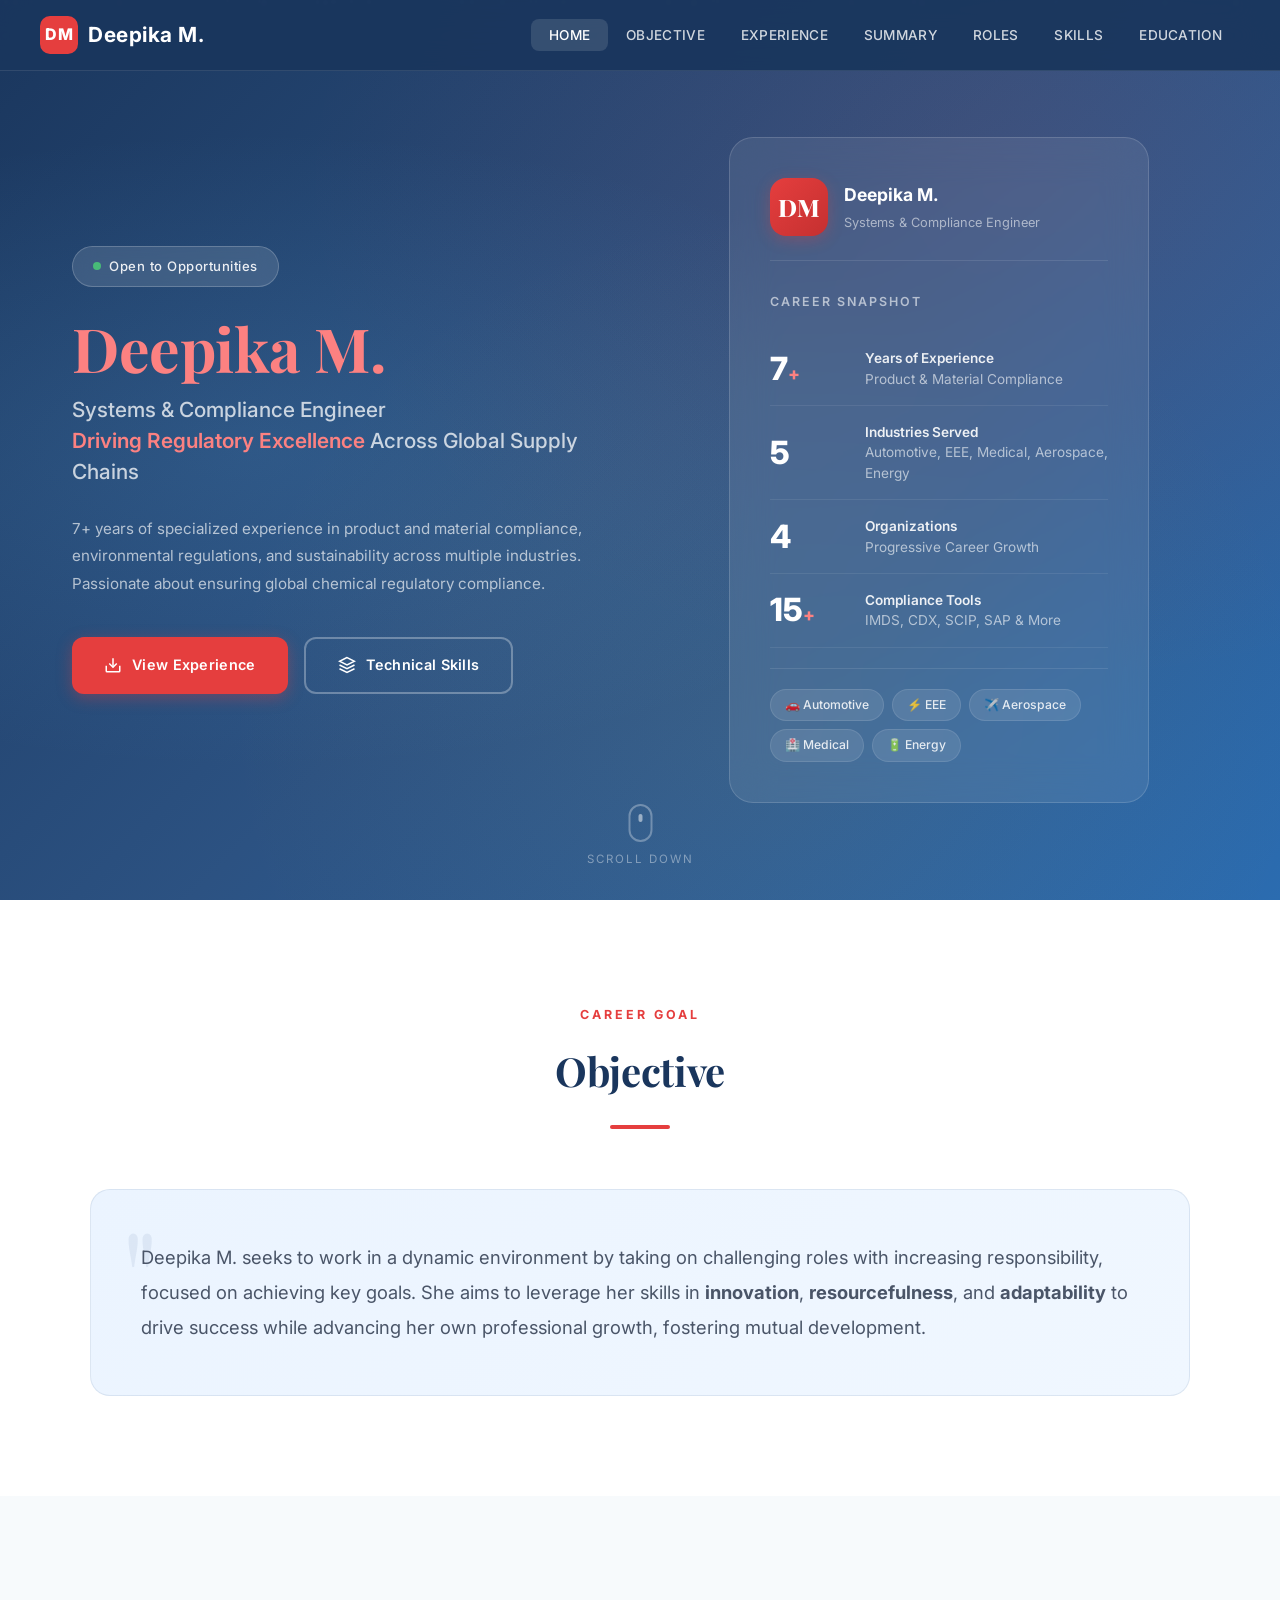
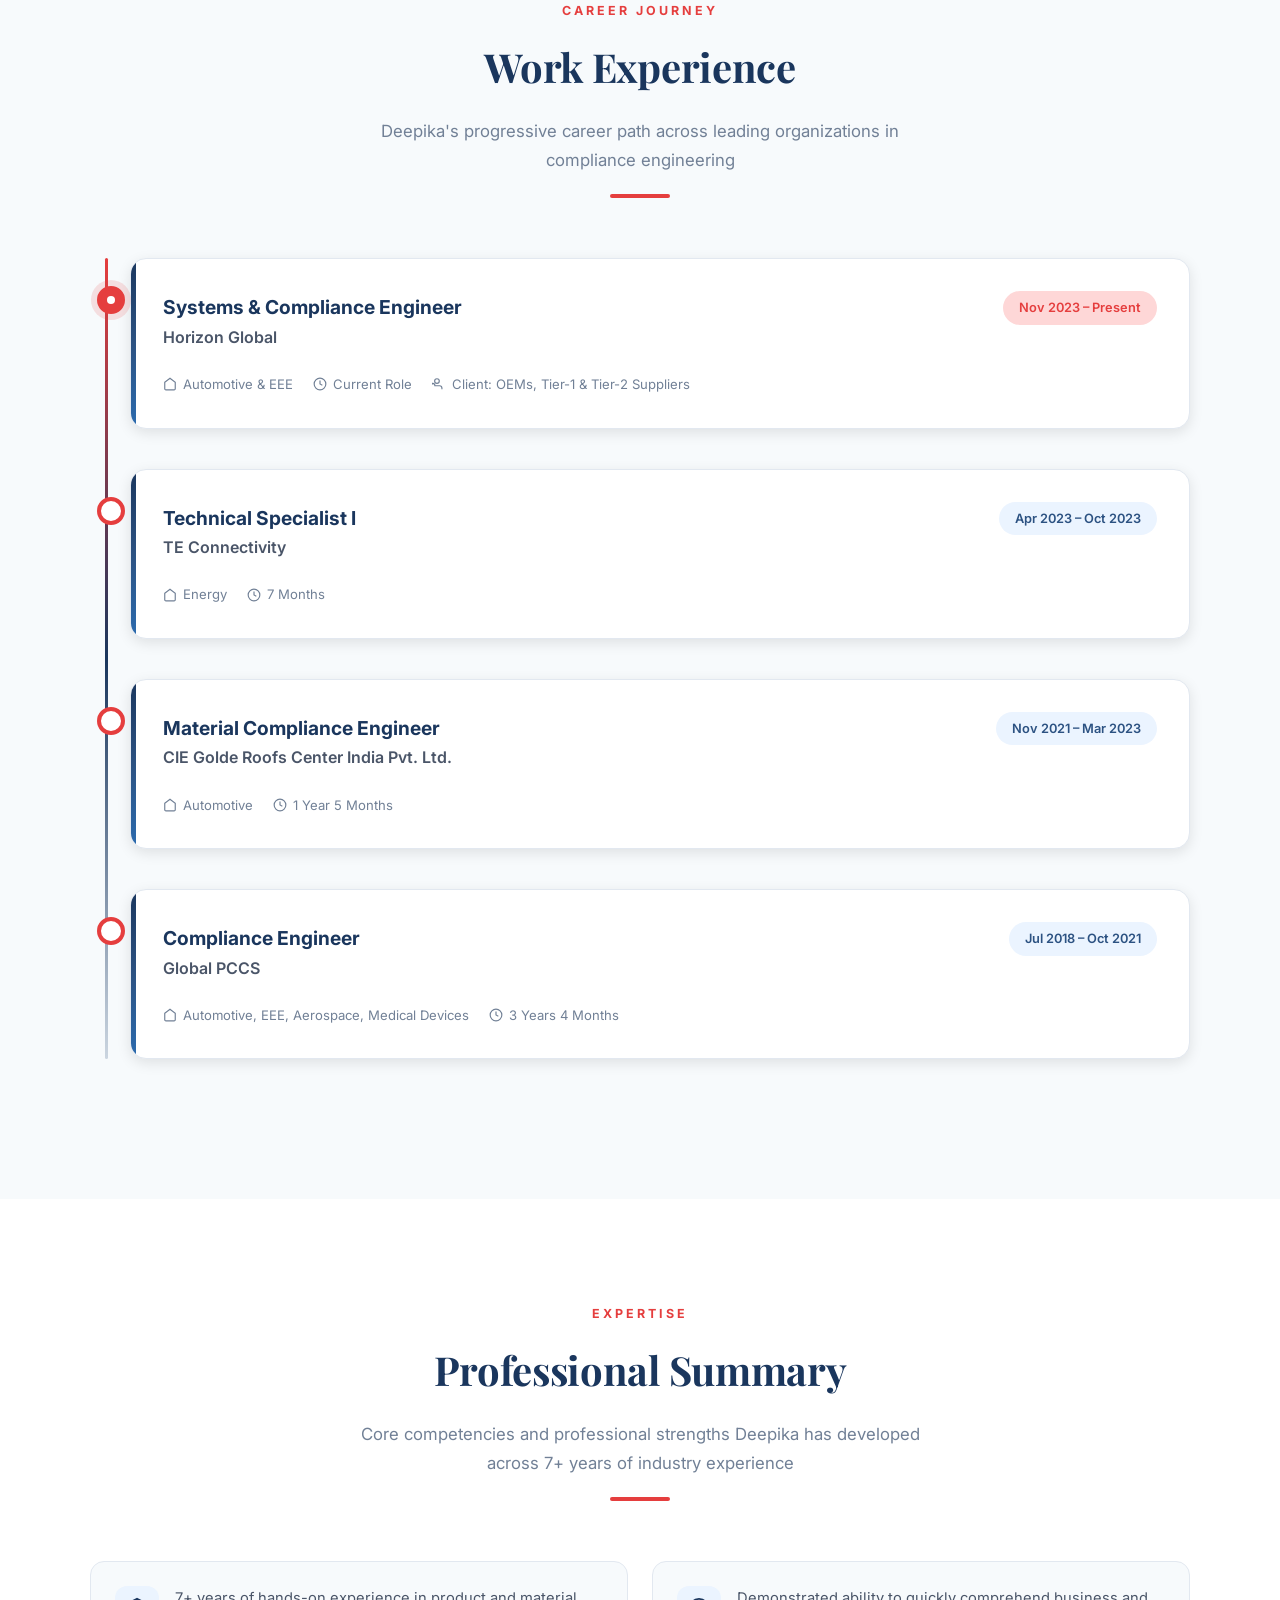
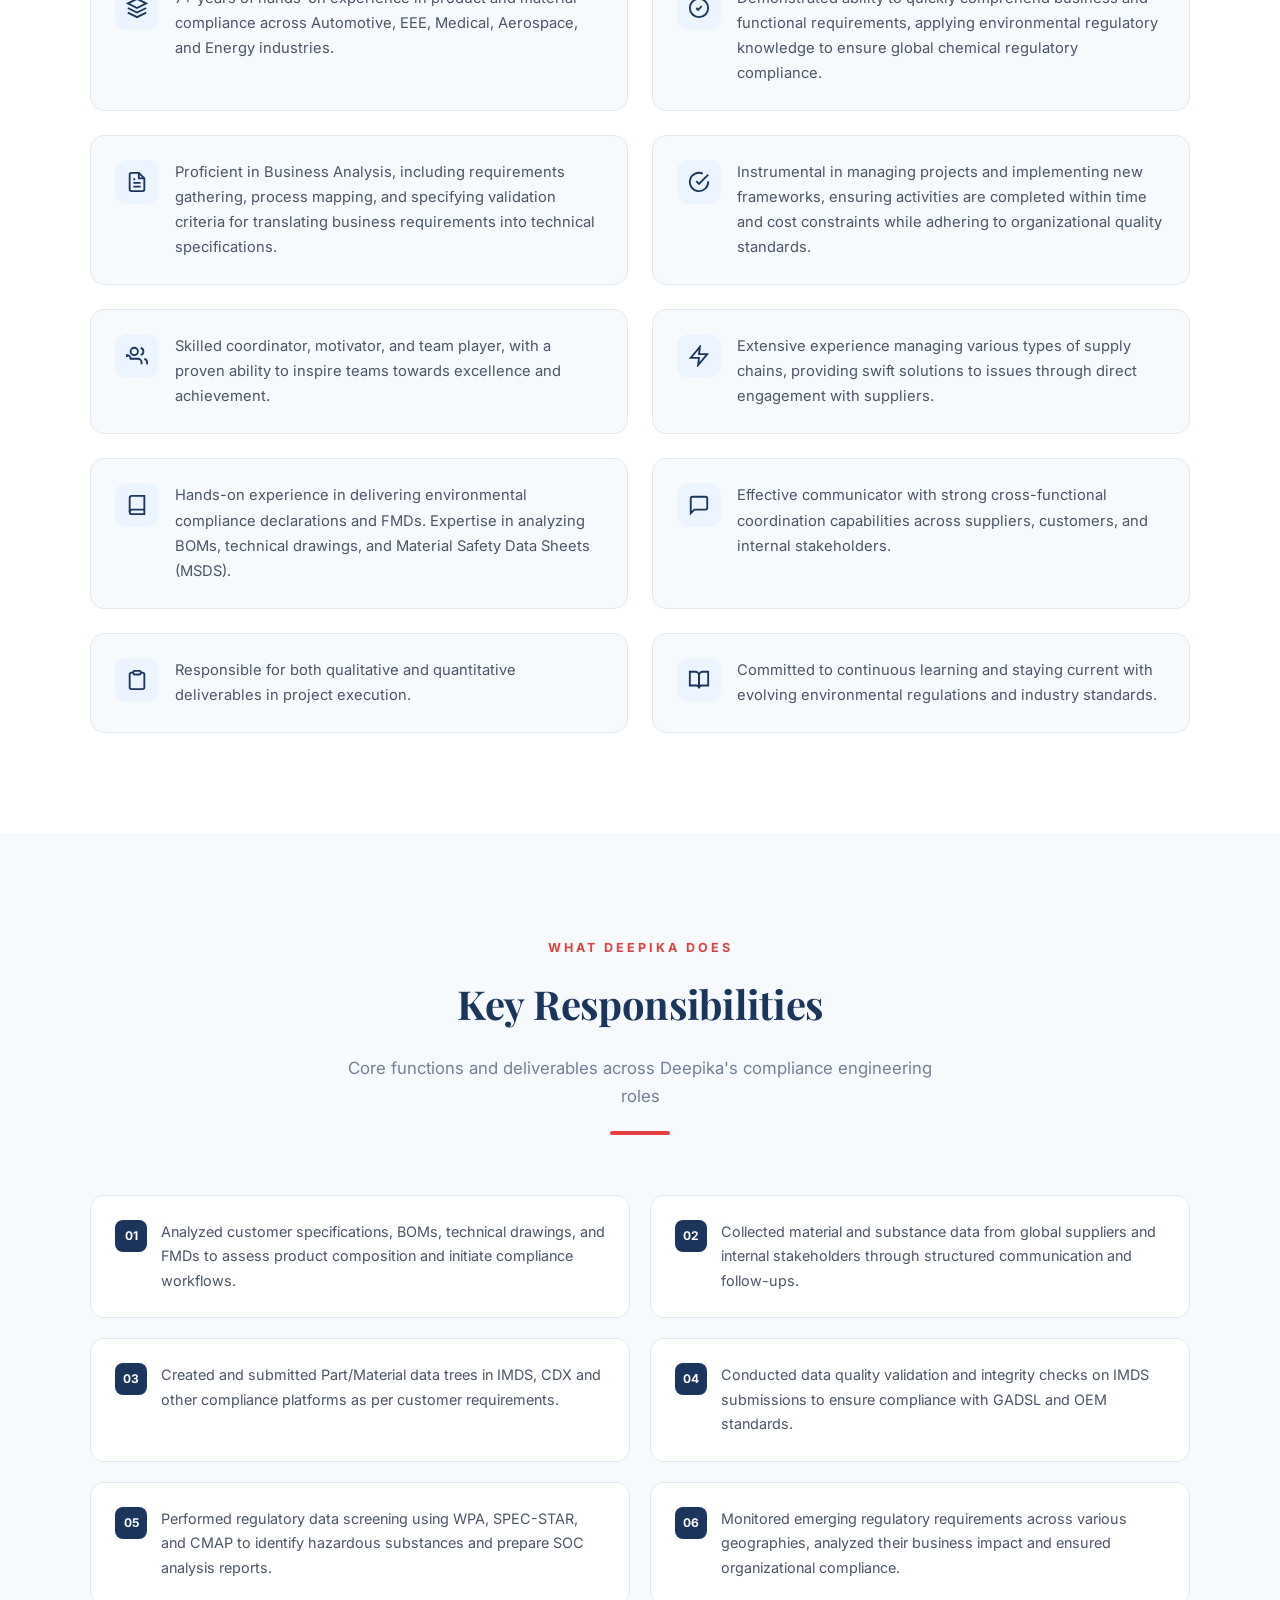
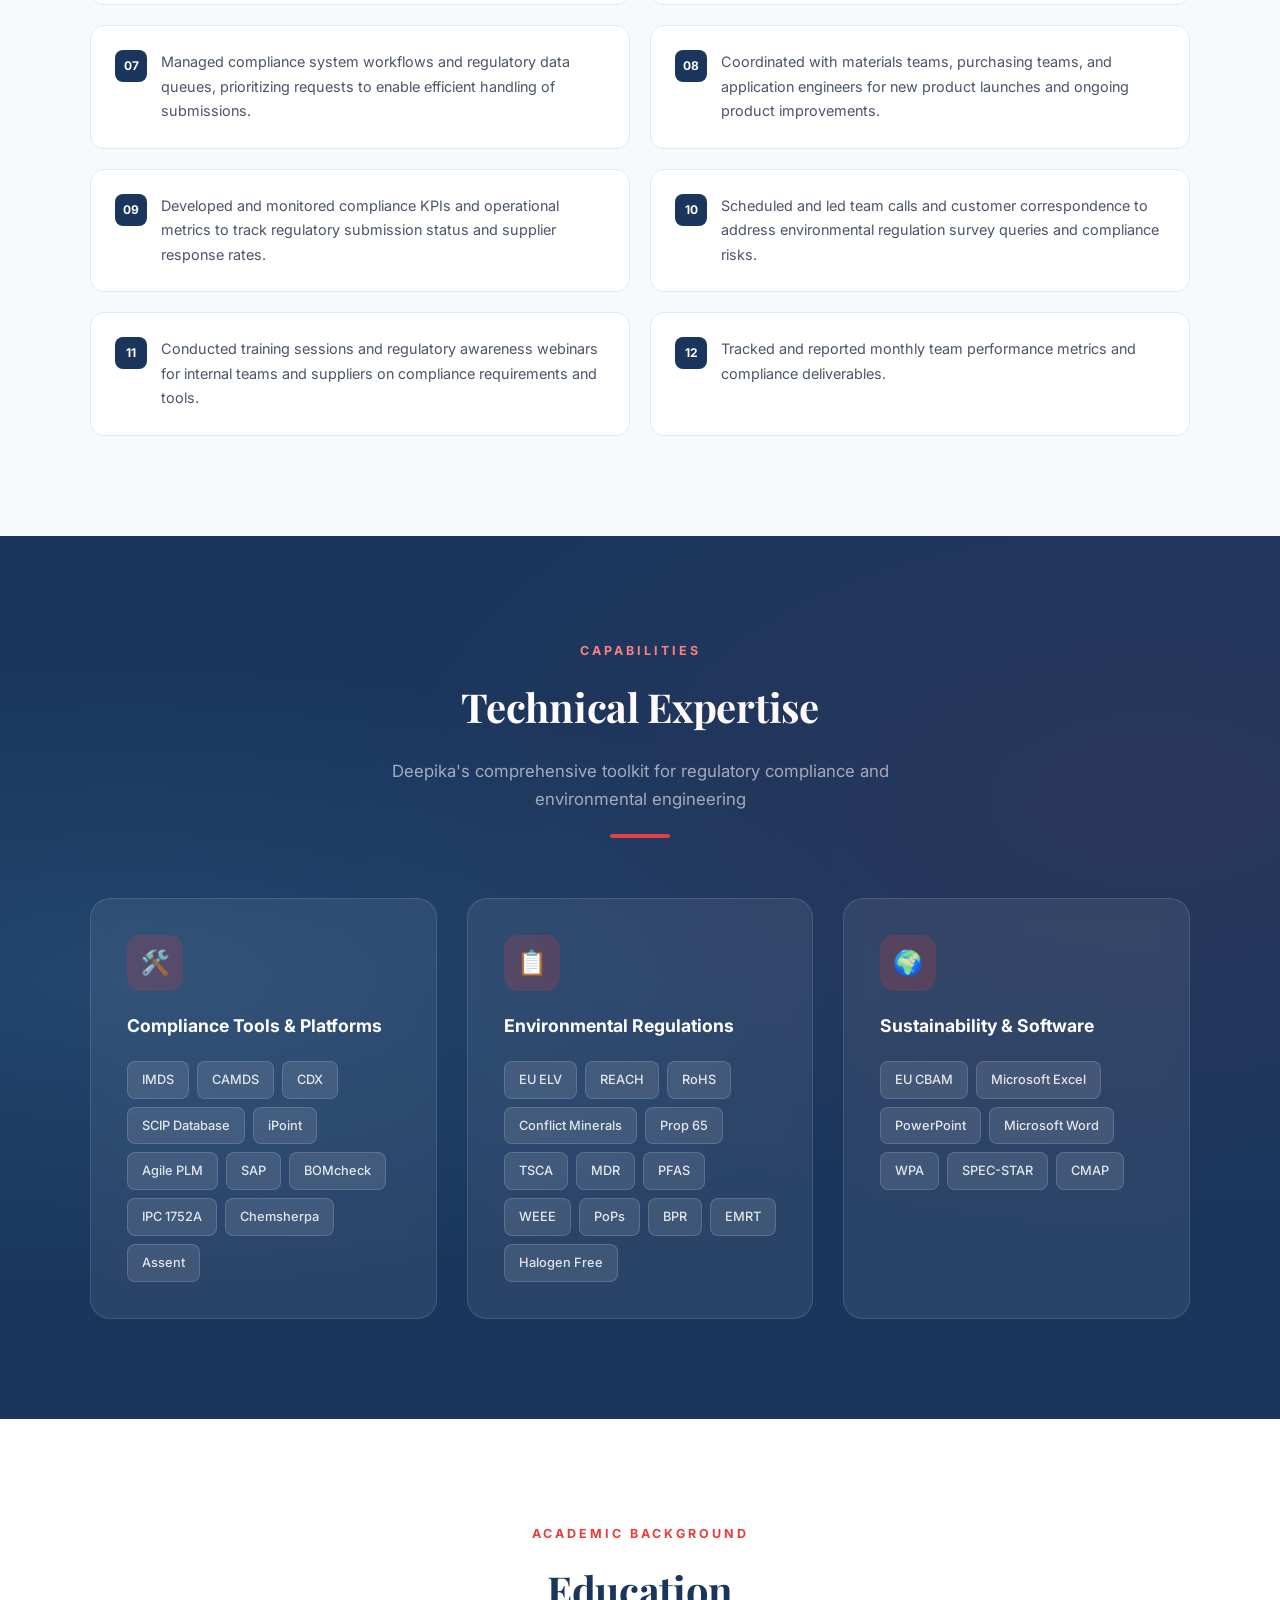
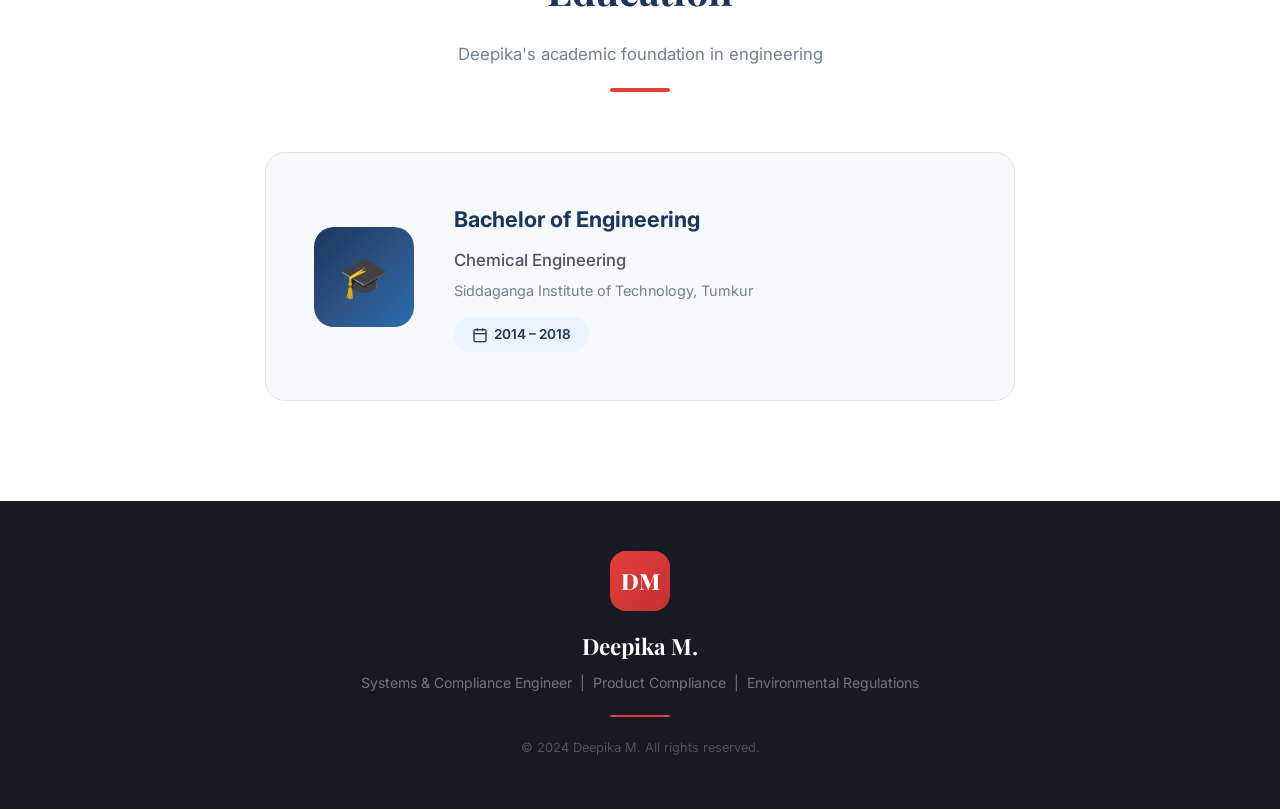
<file: resume.html>
<!DOCTYPE html>
<html lang="en">
<head>
    <meta charset="UTF-8">
    <meta name="viewport" content="width=device-width, initial-scale=1.0">
    <title>Deepika M. | Systems & Compliance Engineer</title>
    <style>
        @import url('https://fonts.googleapis.com/css2?family=Inter:wght@300;400;500;600;700;800&family=Playfair+Display:wght@700&display=swap');

        :root {
            --primary: #1a365d;
            --primary-light: #2c5282;
            --primary-lighter: #ebf4ff;
            --accent: #e53e3e;
            --accent-soft: #fc8181;
            --gold: #d69e2e;
            --gold-light: #fefcbf;
            --dark: #1a202c;
            --gray-900: #171923;
            --gray-800: #2d3748;
            --gray-700: #4a5568;
            --gray-600: #718096;
            --gray-500: #a0aec0;
            --gray-400: #cbd5e0;
            --gray-300: #e2e8f0;
            --gray-200: #edf2f7;
            --gray-100: #f7fafc;
            --white: #ffffff;
            --gradient-1: linear-gradient(135deg, #1a365d 0%, #2c5282 50%, #2b6cb0 100%);
            --gradient-2: linear-gradient(135deg, #667eea 0%, #764ba2 100%);
            --shadow-sm: 0 1px 3px rgba(0,0,0,0.08);
            --shadow-md: 0 4px 14px rgba(0,0,0,0.1);
            --shadow-lg: 0 10px 40px rgba(0,0,0,0.12);
            --shadow-xl: 0 20px 60px rgba(0,0,0,0.15);
        }

        * {
            margin: 0;
            padding: 0;
            box-sizing: border-box;
        }

        html {
            scroll-behavior: smooth;
        }

        body {
            font-family: 'Inter', sans-serif;
            color: var(--gray-800);
            background: var(--gray-100);
            line-height: 1.7;
            overflow-x: hidden;
        }

        /* ===== NAVIGATION ===== */
        .navbar {
            position: fixed;
            top: 0;
            left: 0;
            right: 0;
            z-index: 1000;
            background: rgba(26, 54, 93, 0.95);
            backdrop-filter: blur(20px);
            padding: 0 2rem;
            transition: all 0.4s cubic-bezier(0.4, 0, 0.2, 1);
            border-bottom: 1px solid rgba(255,255,255,0.1);
        }

        .navbar.scrolled {
            padding: 0 2rem;
            background: rgba(26, 54, 93, 0.98);
            box-shadow: 0 4px 30px rgba(0,0,0,0.15);
        }

        .nav-container {
            max-width: 1200px;
            margin: 0 auto;
            display: flex;
            justify-content: space-between;
            align-items: center;
            height: 70px;
        }

        .nav-logo {
            font-size: 1.3rem;
            font-weight: 700;
            color: var(--white);
            text-decoration: none;
            letter-spacing: 0.5px;
            display: flex;
            align-items: center;
            gap: 10px;
        }

        .nav-logo .logo-icon {
            width: 38px;
            height: 38px;
            background: var(--accent);
            border-radius: 10px;
            display: flex;
            align-items: center;
            justify-content: center;
            font-weight: 800;
            font-size: 1rem;
            color: white;
        }

        .nav-links {
            display: flex;
            list-style: none;
            gap: 0;
        }

        .nav-links li a {
            color: rgba(255,255,255,0.8);
            text-decoration: none;
            font-size: 0.85rem;
            font-weight: 500;
            padding: 8px 18px;
            border-radius: 8px;
            transition: all 0.3s ease;
            letter-spacing: 0.3px;
            text-transform: uppercase;
        }

        .nav-links li a:hover,
        .nav-links li a.active {
            color: var(--white);
            background: rgba(255,255,255,0.12);
        }

        .hamburger {
            display: none;
            flex-direction: column;
            cursor: pointer;
            gap: 5px;
            padding: 5px;
        }

        .hamburger span {
            width: 25px;
            height: 2.5px;
            background: white;
            border-radius: 3px;
            transition: all 0.3s ease;
        }

        .hamburger.active span:nth-child(1) {
            transform: rotate(45deg) translate(5px, 5px);
        }

        .hamburger.active span:nth-child(2) {
            opacity: 0;
        }

        .hamburger.active span:nth-child(3) {
            transform: rotate(-45deg) translate(5px, -5px);
        }

        /* ===== HERO SECTION ===== */
        .hero {
            min-height: 100vh;
            background: var(--gradient-1);
            position: relative;
            display: flex;
            align-items: center;
            overflow: hidden;
        }

        .hero::before {
            content: '';
            position: absolute;
            top: 0;
            left: 0;
            right: 0;
            bottom: 0;
            background:
                radial-gradient(ellipse at 20% 50%, rgba(99, 179, 237, 0.15) 0%, transparent 50%),
                radial-gradient(ellipse at 80% 20%, rgba(229, 62, 62, 0.1) 0%, transparent 50%),
                radial-gradient(ellipse at 60% 80%, rgba(214, 158, 46, 0.08) 0%, transparent 50%);
        }

        .hero-particles {
            position: absolute;
            top: 0;
            left: 0;
            right: 0;
            bottom: 0;
            overflow: hidden;
        }

        .particle {
            position: absolute;
            width: 4px;
            height: 4px;
            background: rgba(255,255,255,0.15);
            border-radius: 50%;
            animation: float-particle linear infinite;
        }

        @keyframes float-particle {
            0% { transform: translateY(100vh) rotate(0deg); opacity: 0; }
            10% { opacity: 1; }
            90% { opacity: 1; }
            100% { transform: translateY(-10vh) rotate(720deg); opacity: 0; }
        }

        .hero-content {
            max-width: 1200px;
            margin: 0 auto;
            padding: 120px 2rem 80px;
            position: relative;
            z-index: 2;
            display: grid;
            grid-template-columns: 1fr 1fr;
            gap: 60px;
            align-items: center;
        }

        .hero-text {
            color: white;
        }

        .hero-badge {
            display: inline-flex;
            align-items: center;
            gap: 8px;
            background: rgba(255,255,255,0.12);
            border: 1px solid rgba(255,255,255,0.2);
            padding: 8px 20px;
            border-radius: 50px;
            font-size: 0.82rem;
            font-weight: 500;
            color: rgba(255,255,255,0.9);
            margin-bottom: 28px;
            backdrop-filter: blur(10px);
            letter-spacing: 0.5px;
        }

        .hero-badge .pulse-dot {
            width: 8px;
            height: 8px;
            background: #48bb78;
            border-radius: 50%;
            animation: pulse 2s infinite;
        }

        @keyframes pulse {
            0%, 100% { box-shadow: 0 0 0 0 rgba(72, 187, 120, 0.5); }
            50% { box-shadow: 0 0 0 8px rgba(72, 187, 120, 0); }
        }

        .hero-name {
            font-family: 'Playfair Display', serif;
            font-size: 3.8rem;
            font-weight: 700;
            line-height: 1.1;
            margin-bottom: 12px;
            letter-spacing: -0.5px;
        }

        .hero-name .highlight {
            color: var(--accent-soft);
            position: relative;
        }

        .hero-role {
            font-size: 1.3rem;
            font-weight: 500;
            color: rgba(255,255,255,0.75);
            margin-bottom: 28px;
            line-height: 1.5;
        }

        .hero-role span {
            color: var(--accent-soft);
            font-weight: 600;
        }

        .hero-description {
            font-size: 0.95rem;
            color: rgba(255,255,255,0.65);
            line-height: 1.8;
            margin-bottom: 40px;
            max-width: 520px;
        }

        .hero-buttons {
            display: flex;
            gap: 16px;
            flex-wrap: wrap;
        }

        .btn {
            padding: 14px 32px;
            border-radius: 12px;
            font-size: 0.9rem;
            font-weight: 600;
            text-decoration: none;
            cursor: pointer;
            transition: all 0.3s cubic-bezier(0.4, 0, 0.2, 1);
            display: inline-flex;
            align-items: center;
            gap: 10px;
            border: none;
            letter-spacing: 0.3px;
        }

        .btn-primary {
            background: var(--accent);
            color: white;
            box-shadow: 0 4px 15px rgba(229, 62, 62, 0.35);
        }

        .btn-primary:hover {
            background: #c53030;
            transform: translateY(-2px);
            box-shadow: 0 8px 25px rgba(229, 62, 62, 0.45);
        }

        .btn-outline {
            background: transparent;
            color: white;
            border: 2px solid rgba(255,255,255,0.3);
        }

        .btn-outline:hover {
            background: rgba(255,255,255,0.1);
            border-color: rgba(255,255,255,0.6);
            transform: translateY(-2px);
        }

        /* Hero Stats Card */
        .hero-visual {
            display: flex;
            justify-content: center;
            align-items: center;
        }

        .stats-card {
            background: rgba(255,255,255,0.08);
            backdrop-filter: blur(20px);
            border: 1px solid rgba(255,255,255,0.15);
            border-radius: 24px;
            padding: 40px;
            width: 100%;
            max-width: 420px;
        }

        .stats-card-header {
            display: flex;
            align-items: center;
            gap: 16px;
            margin-bottom: 30px;
            padding-bottom: 24px;
            border-bottom: 1px solid rgba(255,255,255,0.1);
        }

        .avatar-circle {
            width: 58px;
            height: 58px;
            min-width: 58px;
            background: linear-gradient(135deg, var(--accent) 0%, #c53030 100%);
            border-radius: 16px;
            display: flex;
            align-items: center;
            justify-content: center;
            font-size: 1.5rem;
            font-weight: 800;
            color: white;
            font-family: 'Playfair Display', serif;
            box-shadow: 0 4px 15px rgba(229, 62, 62, 0.3);
        }

        .avatar-info .name {
            font-size: 1.1rem;
            font-weight: 700;
            color: white;
        }

        .avatar-info .title {
            font-size: 0.8rem;
            color: rgba(255,255,255,0.55);
            margin-top: 2px;
        }

        .stats-card-title {
            color: rgba(255,255,255,0.6);
            font-size: 0.78rem;
            font-weight: 600;
            text-transform: uppercase;
            letter-spacing: 2px;
            margin-bottom: 20px;
        }

        .stat-item {
            display: flex;
            align-items: center;
            gap: 20px;
            padding: 16px 0;
            border-bottom: 1px solid rgba(255,255,255,0.08);
        }

        .stat-item:last-child {
            border-bottom: none;
        }

        .stat-number {
            font-size: 2rem;
            font-weight: 800;
            color: white;
            min-width: 75px;
            line-height: 1;
        }

        .stat-number .suffix {
            font-size: 1.1rem;
            color: var(--accent-soft);
        }

        .stat-label {
            font-size: 0.85rem;
            color: rgba(255,255,255,0.6);
            line-height: 1.5;
        }

        .stat-label strong {
            color: rgba(255,255,255,0.9);
            display: block;
            font-weight: 600;
        }

        /* Industries Tags */
        .industry-tags {
            display: flex;
            flex-wrap: wrap;
            gap: 8px;
            margin-top: 20px;
            padding-top: 20px;
            border-top: 1px solid rgba(255,255,255,0.1);
        }

        .industry-tag {
            background: rgba(255,255,255,0.1);
            color: rgba(255,255,255,0.85);
            padding: 5px 14px;
            border-radius: 20px;
            font-size: 0.76rem;
            font-weight: 500;
            border: 1px solid rgba(255,255,255,0.1);
        }

        /* Scroll indicator */
        .scroll-indicator {
            position: absolute;
            bottom: 30px;
            left: 50%;
            transform: translateX(-50%);
            z-index: 5;
            display: flex;
            flex-direction: column;
            align-items: center;
            gap: 8px;
            color: rgba(255,255,255,0.4);
            font-size: 0.72rem;
            text-transform: uppercase;
            letter-spacing: 2px;
            animation: bounce 2s infinite;
        }

        @keyframes bounce {
            0%, 20%, 50%, 80%, 100% { transform: translateX(-50%) translateY(0); }
            40% { transform: translateX(-50%) translateY(-8px); }
            60% { transform: translateX(-50%) translateY(-4px); }
        }

        .scroll-indicator .mouse {
            width: 24px;
            height: 38px;
            border: 2px solid rgba(255,255,255,0.3);
            border-radius: 12px;
            position: relative;
        }

        .scroll-indicator .mouse::after {
            content: '';
            width: 4px;
            height: 8px;
            background: rgba(255,255,255,0.5);
            border-radius: 2px;
            position: absolute;
            top: 8px;
            left: 50%;
            transform: translateX(-50%);
            animation: scroll-wheel 2s infinite;
        }

        @keyframes scroll-wheel {
            0% { opacity: 1; top: 8px; }
            100% { opacity: 0; top: 20px; }
        }

        /* ===== SECTION STYLES ===== */
        .section {
            padding: 100px 2rem;
        }

        .section-container {
            max-width: 1100px;
            margin: 0 auto;
        }

        .section-header {
            text-align: center;
            margin-bottom: 60px;
        }

        .section-label {
            display: inline-block;
            font-size: 0.78rem;
            font-weight: 700;
            text-transform: uppercase;
            letter-spacing: 3px;
            color: var(--accent);
            margin-bottom: 12px;
        }

        .section-title {
            font-family: 'Playfair Display', serif;
            font-size: 2.5rem;
            color: var(--primary);
            margin-bottom: 16px;
            letter-spacing: -0.3px;
        }

        .section-subtitle {
            font-size: 1.05rem;
            color: var(--gray-600);
            max-width: 600px;
            margin: 0 auto;
            line-height: 1.7;
        }

        .title-decoration {
            width: 60px;
            height: 4px;
            background: var(--accent);
            border-radius: 2px;
            margin: 20px auto 0;
        }

        /* ===== OBJECTIVE SECTION ===== */
        #objective {
            background: var(--white);
        }

        .objective-card {
            background: linear-gradient(135deg, var(--primary-lighter) 0%, #f0f7ff 100%);
            border-radius: 20px;
            padding: 50px;
            position: relative;
            overflow: hidden;
            border: 1px solid rgba(44, 82, 130, 0.1);
        }

        .objective-card::before {
            content: '"';
            position: absolute;
            top: 20px;
            left: 30px;
            font-size: 8rem;
            font-family: 'Playfair Display', serif;
            color: rgba(44, 82, 130, 0.08);
            line-height: 1;
        }

        .objective-text {
            font-size: 1.15rem;
            color: var(--gray-700);
            line-height: 1.9;
            position: relative;
            z-index: 1;
            font-weight: 400;
        }

        /* ===== EXPERIENCE SECTION ===== */
        #experience {
            background: var(--gray-100);
        }

        .timeline {
            position: relative;
            padding-left: 40px;
        }

        .timeline::before {
            content: '';
            position: absolute;
            left: 15px;
            top: 0;
            bottom: 0;
            width: 3px;
            background: linear-gradient(to bottom, var(--accent), var(--primary), var(--gray-400));
            border-radius: 3px;
        }

        .timeline-item {
            position: relative;
            margin-bottom: 40px;
            opacity: 0;
            transform: translateY(30px);
            transition: opacity 0.6s ease, transform 0.6s ease;
        }

        .timeline-item.visible {
            opacity: 1;
            transform: translateY(0);
        }

        .timeline-dot {
            position: absolute;
            left: -33px;
            top: 28px;
            width: 28px;
            height: 28px;
            border-radius: 50%;
            background: var(--white);
            border: 4px solid var(--accent);
            z-index: 2;
            display: flex;
            align-items: center;
            justify-content: center;
        }

        .timeline-dot.current {
            background: var(--accent);
            box-shadow: 0 0 0 6px rgba(229, 62, 62, 0.15);
        }

        .timeline-dot.current::after {
            content: '';
            width: 8px;
            height: 8px;
            background: white;
            border-radius: 50%;
        }

        .timeline-card {
            background: var(--white);
            border-radius: 16px;
            padding: 32px;
            box-shadow: var(--shadow-md);
            border: 1px solid var(--gray-300);
            transition: all 0.3s ease;
            position: relative;
            overflow: hidden;
        }

        .timeline-card:hover {
            transform: translateY(-4px);
            box-shadow: var(--shadow-lg);
            border-color: var(--primary-light);
        }

        .timeline-card::before {
            content: '';
            position: absolute;
            top: 0;
            left: 0;
            width: 5px;
            height: 100%;
            background: var(--gradient-1);
            border-radius: 3px 0 0 3px;
        }

        .timeline-header {
            display: flex;
            justify-content: space-between;
            align-items: flex-start;
            flex-wrap: wrap;
            gap: 12px;
            margin-bottom: 12px;
        }

        .timeline-role {
            font-size: 1.2rem;
            font-weight: 700;
            color: var(--primary);
        }

        .timeline-duration {
            background: var(--primary-lighter);
            color: var(--primary-light);
            padding: 6px 16px;
            border-radius: 20px;
            font-size: 0.8rem;
            font-weight: 600;
            white-space: nowrap;
        }

        .timeline-duration.current-badge {
            background: #fed7d7;
            color: var(--accent);
        }

        .timeline-org {
            font-size: 1rem;
            font-weight: 600;
            color: var(--gray-700);
            margin-bottom: 10px;
        }

        .timeline-meta {
            display: flex;
            gap: 20px;
            flex-wrap: wrap;
        }

        .meta-tag {
            display: flex;
            align-items: center;
            gap: 6px;
            font-size: 0.82rem;
            color: var(--gray-600);
        }

        .meta-tag svg {
            width: 14px;
            height: 14px;
            flex-shrink: 0;
        }

        /* ===== SUMMARY SECTION ===== */
        #summary {
            background: var(--white);
        }

        .summary-grid {
            display: grid;
            grid-template-columns: repeat(2, 1fr);
            gap: 24px;
        }

        .summary-item {
            display: flex;
            gap: 16px;
            padding: 24px;
            background: var(--gray-100);
            border-radius: 14px;
            border: 1px solid var(--gray-300);
            transition: all 0.3s ease;
        }

        .summary-item:hover {
            background: var(--white);
            border-color: var(--primary-light);
            box-shadow: var(--shadow-md);
            transform: translateY(-2px);
        }

        .summary-icon {
            width: 44px;
            height: 44px;
            min-width: 44px;
            background: var(--primary-lighter);
            border-radius: 12px;
            display: flex;
            align-items: center;
            justify-content: center;
            color: var(--primary);
            transition: all 0.3s ease;
        }

        .summary-item:hover .summary-icon {
            background: var(--primary);
            color: white;
        }

        .summary-text {
            font-size: 0.92rem;
            color: var(--gray-700);
            line-height: 1.7;
        }

        /* ===== RESPONSIBILITIES SECTION ===== */
        #responsibilities {
            background: var(--gray-100);
        }

        .resp-grid {
            display: grid;
            grid-template-columns: repeat(2, 1fr);
            gap: 20px;
        }

        .resp-item {
            background: var(--white);
            border-radius: 14px;
            padding: 24px;
            border: 1px solid var(--gray-300);
            transition: all 0.3s ease;
            display: flex;
            gap: 14px;
            align-items: flex-start;
        }

        .resp-item:hover {
            border-color: var(--primary-light);
            box-shadow: var(--shadow-md);
            transform: translateY(-2px);
        }

        .resp-number {
            min-width: 32px;
            height: 32px;
            background: var(--primary);
            color: white;
            border-radius: 8px;
            display: flex;
            align-items: center;
            justify-content: center;
            font-size: 0.75rem;
            font-weight: 700;
        }

        .resp-text {
            font-size: 0.9rem;
            color: var(--gray-700);
            line-height: 1.7;
        }

        /* ===== SKILLS SECTION ===== */
        #skills {
            background: var(--primary);
            color: white;
            position: relative;
            overflow: hidden;
        }

        #skills::before {
            content: '';
            position: absolute;
            top: 0;
            left: 0;
            right: 0;
            bottom: 0;
            background:
                radial-gradient(ellipse at 10% 50%, rgba(99, 179, 237, 0.12) 0%, transparent 50%),
                radial-gradient(ellipse at 90% 30%, rgba(229, 62, 62, 0.08) 0%, transparent 50%);
        }

        #skills .section-label {
            color: var(--accent-soft);
        }

        #skills .section-title {
            color: white;
        }

        #skills .section-subtitle {
            color: rgba(255,255,255,0.6);
        }

        .skills-grid {
            display: grid;
            grid-template-columns: repeat(3, 1fr);
            gap: 30px;
            position: relative;
            z-index: 1;
        }

        .skill-category {
            background: rgba(255,255,255,0.07);
            backdrop-filter: blur(10px);
            border: 1px solid rgba(255,255,255,0.12);
            border-radius: 20px;
            padding: 36px;
            transition: all 0.3s ease;
        }

        .skill-category:hover {
            background: rgba(255,255,255,0.12);
            transform: translateY(-4px);
            border-color: rgba(255,255,255,0.2);
        }

        .skill-cat-icon {
            width: 56px;
            height: 56px;
            background: rgba(229, 62, 62, 0.2);
            border-radius: 14px;
            display: flex;
            align-items: center;
            justify-content: center;
            margin-bottom: 20px;
            font-size: 1.5rem;
        }

        .skill-cat-title {
            font-size: 1.1rem;
            font-weight: 700;
            margin-bottom: 20px;
            color: white;
        }

        .skill-tags {
            display: flex;
            flex-wrap: wrap;
            gap: 8px;
        }

        .skill-tag {
            background: rgba(255,255,255,0.1);
            border: 1px solid rgba(255,255,255,0.15);
            color: rgba(255,255,255,0.85);
            padding: 7px 14px;
            border-radius: 8px;
            font-size: 0.8rem;
            font-weight: 500;
            transition: all 0.3s ease;
        }

        .skill-tag:hover {
            background: rgba(255,255,255,0.2);
            border-color: rgba(255,255,255,0.3);
            color: white;
        }

        /* ===== EDUCATION SECTION ===== */
        #education {
            background: var(--white);
        }

        .education-card {
            background: var(--gray-100);
            border-radius: 20px;
            padding: 48px;
            display: flex;
            align-items: center;
            gap: 40px;
            border: 1px solid var(--gray-300);
            max-width: 750px;
            margin: 0 auto;
            transition: all 0.3s ease;
        }

        .education-card:hover {
            box-shadow: var(--shadow-lg);
            transform: translateY(-4px);
        }

        .edu-icon-wrapper {
            width: 100px;
            height: 100px;
            min-width: 100px;
            background: var(--gradient-1);
            border-radius: 20px;
            display: flex;
            align-items: center;
            justify-content: center;
            font-size: 2.5rem;
        }

        .edu-details h3 {
            font-size: 1.35rem;
            font-weight: 700;
            color: var(--primary);
            margin-bottom: 8px;
        }

        .edu-details .edu-institution {
            font-size: 1.05rem;
            color: var(--gray-700);
            font-weight: 500;
            margin-bottom: 4px;
        }

        .edu-details .edu-specialization {
            font-size: 0.9rem;
            color: var(--gray-600);
            margin-bottom: 4px;
        }

        .edu-details .edu-location {
            font-size: 0.9rem;
            color: var(--gray-600);
            margin-bottom: 14px;
        }

        .edu-year {
            display: inline-flex;
            align-items: center;
            gap: 6px;
            background: var(--primary-lighter);
            color: var(--primary);
            padding: 6px 18px;
            border-radius: 20px;
            font-size: 0.85rem;
            font-weight: 600;
        }

        /* ===== FOOTER ===== */
        .footer {
            background: var(--gray-900);
            color: rgba(255,255,255,0.5);
            text-align: center;
            padding: 50px 2rem;
        }

        .footer-content {
            max-width: 600px;
            margin: 0 auto;
        }

        .footer-avatar {
            width: 60px;
            height: 60px;
            background: linear-gradient(135deg, var(--accent) 0%, #c53030 100%);
            border-radius: 16px;
            display: flex;
            align-items: center;
            justify-content: center;
            font-size: 1.4rem;
            font-weight: 800;
            color: white;
            font-family: 'Playfair Display', serif;
            margin: 0 auto 16px;
        }

        .footer-name {
            font-size: 1.4rem;
            font-weight: 700;
            color: white;
            margin-bottom: 6px;
            font-family: 'Playfair Display', serif;
        }

        .footer-title {
            font-size: 0.88rem;
            color: rgba(255,255,255,0.4);
            margin-bottom: 20px;
        }

        .footer-divider {
            width: 60px;
            height: 2px;
            background: var(--accent);
            margin: 0 auto 20px;
            border-radius: 1px;
        }

        .footer-copy {
            font-size: 0.8rem;
            color: rgba(255,255,255,0.25);
        }

        /* ===== BACK TO TOP ===== */
        .back-to-top {
            position: fixed;
            bottom: 30px;
            right: 30px;
            width: 50px;
            height: 50px;
            background: var(--accent);
            color: white;
            border: none;
            border-radius: 14px;
            cursor: pointer;
            display: flex;
            align-items: center;
            justify-content: center;
            box-shadow: 0 4px 15px rgba(229, 62, 62, 0.35);
            transition: all 0.3s ease;
            opacity: 0;
            visibility: hidden;
            z-index: 999;
        }

        .back-to-top.visible {
            opacity: 1;
            visibility: visible;
        }

        .back-to-top:hover {
            transform: translateY(-4px);
            box-shadow: 0 8px 25px rgba(229, 62, 62, 0.45);
        }

        /* ===== PRINT STYLES ===== */
        @media print {
            .navbar, .back-to-top, .scroll-indicator, .hero-buttons { display: none !important; }
            .hero { min-height: auto; padding: 40px 0; }
            .section { padding: 40px 2rem; }
            body { background: white; }
            .timeline-card, .summary-item, .resp-item, .education-card { box-shadow: none; border: 1px solid #ddd; }
            #skills { background: #1a365d; }
        }

        /* ===== RESPONSIVE ===== */
        @media (max-width: 1024px) {
            .hero-content {
                grid-template-columns: 1fr;
                gap: 40px;
            }
            .hero-visual { order: -1; }
            .stats-card { max-width: 100%; }
            .skills-grid { grid-template-columns: repeat(2, 1fr); }
        }

        @media (max-width: 768px) {
            .hamburger { display: flex; }

            .nav-links {
                position: fixed;
                top: 70px;
                left: 0;
                right: 0;
                background: rgba(26, 54, 93, 0.98);
                backdrop-filter: blur(20px);
                flex-direction: column;
                padding: 20px;
                gap: 0;
                transform: translateY(-110%);
                transition: transform 0.4s cubic-bezier(0.4, 0, 0.2, 1);
                border-bottom: 1px solid rgba(255,255,255,0.1);
            }

            .nav-links.active { transform: translateY(0); }

            .nav-links li a {
                padding: 14px 20px;
                font-size: 0.95rem;
                display: block;
            }

            .hero-name { font-size: 2.6rem; }
            .section { padding: 70px 1.5rem; }
            .section-title { font-size: 2rem; }
            .summary-grid, .resp-grid { grid-template-columns: 1fr; }
            .skills-grid { grid-template-columns: 1fr; }

            .education-card {
                flex-direction: column;
                text-align: center;
                padding: 36px;
            }

            .objective-card { padding: 32px; }
            .timeline { padding-left: 30px; }
            .timeline-dot { left: -23px; width: 22px; height: 22px; }
            .hero-buttons { flex-direction: column; }
            .btn { justify-content: center; }
        }

        @media (max-width: 480px) {
            .hero-name { font-size: 2rem; }
            .stat-number { font-size: 1.8rem; }
            .timeline-header { flex-direction: column; }
        }
    </style>
</head>
<body>

    <!-- Navigation -->
    <nav class="navbar" id="navbar">
        <div class="nav-container">
            <a href="#hero" class="nav-logo">
                <div class="logo-icon">DM</div>
                Deepika M.
            </a>
            <ul class="nav-links" id="navLinks">
                <li><a href="#hero" class="active">Home</a></li>
                <li><a href="#objective">Objective</a></li>
                <li><a href="#experience">Experience</a></li>
                <li><a href="#summary">Summary</a></li>
                <li><a href="#responsibilities">Roles</a></li>
                <li><a href="#skills">Skills</a></li>
                <li><a href="#education">Education</a></li>
            </ul>
            <div class="hamburger" id="hamburger">
                <span></span>
                <span></span>
                <span></span>
            </div>
        </div>
    </nav>

    <!-- Hero Section -->
    <section class="hero" id="hero">
        <div class="hero-particles" id="particles"></div>
        <div class="hero-content">
            <div class="hero-text">
                <div class="hero-badge">
                    <span class="pulse-dot"></span>
                    Open to Opportunities
                </div>
                <h1 class="hero-name">
                    <span class="highlight">Deepika M.</span>
                </h1>
                <p class="hero-role">
                    Systems & Compliance Engineer<br>
                    <span>Driving Regulatory Excellence</span> Across Global Supply Chains
                </p>
                <p class="hero-description">
                    7+ years of specialized experience in product and material compliance,
                    environmental regulations, and sustainability across multiple industries.
                    Passionate about ensuring global chemical regulatory compliance.
                </p>
                <div class="hero-buttons">
                    <a href="#experience" class="btn btn-primary">
                        <svg width="18" height="18" fill="none" stroke="currentColor" stroke-width="2" viewBox="0 0 24 24">
                            <path d="M21 13v7a1 1 0 01-1 1H4a1 1 0 01-1-1v-7"/>
                            <path d="M7 10l5 5 5-5"/>
                            <path d="M12 15V3"/>
                        </svg>
                        View Experience
                    </a>
                    <a href="#skills" class="btn btn-outline">
                        <svg width="18" height="18" fill="none" stroke="currentColor" stroke-width="2" viewBox="0 0 24 24">
                            <path d="M12 2L2 7l10 5 10-5-10-5z"/>
                            <path d="M2 17l10 5 10-5"/>
                            <path d="M2 12l10 5 10-5"/>
                        </svg>
                        Technical Skills
                    </a>
                </div>
            </div>
            <div class="hero-visual">
                <div class="stats-card">
                    <!-- Profile Header inside card -->
                    <div class="stats-card-header">
                        <div class="avatar-circle">DM</div>
                        <div class="avatar-info">
                            <div class="name">Deepika M.</div>
                            <div class="title">Systems & Compliance Engineer</div>
                        </div>
                    </div>
                    <div class="stats-card-title">Career Snapshot</div>
                    <div class="stat-item">
                        <div class="stat-number">7<span class="suffix">+</span></div>
                        <div class="stat-label">
                            <strong>Years of Experience</strong>
                            Product & Material Compliance
                        </div>
                    </div>
                    <div class="stat-item">
                        <div class="stat-number">5</div>
                        <div class="stat-label">
                            <strong>Industries Served</strong>
                            Automotive, EEE, Medical, Aerospace, Energy
                        </div>
                    </div>
                    <div class="stat-item">
                        <div class="stat-number">4</div>
                        <div class="stat-label">
                            <strong>Organizations</strong>
                            Progressive Career Growth
                        </div>
                    </div>
                    <div class="stat-item">
                        <div class="stat-number">15<span class="suffix">+</span></div>
                        <div class="stat-label">
                            <strong>Compliance Tools</strong>
                            IMDS, CDX, SCIP, SAP & More
                        </div>
                    </div>
                    <div class="industry-tags">
                        <span class="industry-tag">🚗 Automotive</span>
                        <span class="industry-tag">⚡ EEE</span>
                        <span class="industry-tag">✈️ Aerospace</span>
                        <span class="industry-tag">🏥 Medical</span>
                        <span class="industry-tag">🔋 Energy</span>
                    </div>
                </div>
            </div>
        </div>
        <div class="scroll-indicator">
            <div class="mouse"></div>
            Scroll Down
        </div>
    </section>

    <!-- Objective Section -->
    <section class="section" id="objective">
        <div class="section-container">
            <div class="section-header">
                <span class="section-label">Career Goal</span>
                <h2 class="section-title">Objective</h2>
                <div class="title-decoration"></div>
            </div>
            <div class="objective-card">
                <p class="objective-text">
                    Deepika M. seeks to work in a dynamic environment by taking on challenging roles with
                    increasing responsibility, focused on achieving key goals. She aims to leverage her skills in
                    <strong>innovation</strong>, <strong>resourcefulness</strong>, and <strong>adaptability</strong>
                    to drive success while advancing her own professional growth, fostering mutual development.
                </p>
            </div>
        </div>
    </section>

    <!-- Experience Section -->
    <section class="section" id="experience">
        <div class="section-container">
            <div class="section-header">
                <span class="section-label">Career Journey</span>
                <h2 class="section-title">Work Experience</h2>
                <p class="section-subtitle">Deepika's progressive career path across leading organizations in compliance engineering</p>
                <div class="title-decoration"></div>
            </div>
            <div class="timeline">

                <!-- Current Role -->
                <div class="timeline-item">
                    <div class="timeline-dot current"></div>
                    <div class="timeline-card">
                        <div class="timeline-header">
                            <div>
                                <div class="timeline-role">Systems & Compliance Engineer</div>
                                <div class="timeline-org">Horizon Global</div>
                            </div>
                            <span class="timeline-duration current-badge">Nov 2023 – Present</span>
                        </div>
                        <div class="timeline-meta">
                            <span class="meta-tag">
                                <svg viewBox="0 0 24 24" fill="none" stroke="currentColor" stroke-width="2">
                                    <path d="M3 9l9-7 9 7v11a2 2 0 01-2 2H5a2 2 0 01-2-2V9z"/>
                                </svg>
                                Automotive & EEE
                            </span>
                            <span class="meta-tag">
                                <svg viewBox="0 0 24 24" fill="none" stroke="currentColor" stroke-width="2">
                                    <circle cx="12" cy="12" r="10"/><path d="M12 6v6l4 2"/>
                                </svg>
                                Current Role
                            </span>
                            <span class="meta-tag">
                                <svg viewBox="0 0 24 24" fill="none" stroke="currentColor" stroke-width="2">
                                    <path d="M17 21v-2a4 4 0 00-4-4H5a4 4 0 00-4-4v2"/><circle cx="8.5" cy="7" r="4"/>
                                </svg>
                                Client: OEMs, Tier-1 & Tier-2 Suppliers
                            </span>
                        </div>
                    </div>
                </div>

                <!-- Role 3 -->
                <div class="timeline-item">
                    <div class="timeline-dot"></div>
                    <div class="timeline-card">
                        <div class="timeline-header">
                            <div>
                                <div class="timeline-role">Technical Specialist I</div>
                                <div class="timeline-org">TE Connectivity</div>
                            </div>
                            <span class="timeline-duration">Apr 2023 – Oct 2023</span>
                        </div>
                        <div class="timeline-meta">
                            <span class="meta-tag">
                                <svg viewBox="0 0 24 24" fill="none" stroke="currentColor" stroke-width="2">
                                    <path d="M3 9l9-7 9 7v11a2 2 0 01-2 2H5a2 2 0 01-2-2V9z"/>
                                </svg>
                                Energy
                            </span>
                            <span class="meta-tag">
                                <svg viewBox="0 0 24 24" fill="none" stroke="currentColor" stroke-width="2">
                                    <circle cx="12" cy="12" r="10"/><path d="M12 6v6l4 2"/>
                                </svg>
                                7 Months
                            </span>
                        </div>
                    </div>
                </div>

                <!-- Role 2 -->
                <div class="timeline-item">
                    <div class="timeline-dot"></div>
                    <div class="timeline-card">
                        <div class="timeline-header">
                            <div>
                                <div class="timeline-role">Material Compliance Engineer</div>
                                <div class="timeline-org">CIE Golde Roofs Center India Pvt. Ltd.</div>
                            </div>
                            <span class="timeline-duration">Nov 2021 – Mar 2023</span>
                        </div>
                        <div class="timeline-meta">
                            <span class="meta-tag">
                                <svg viewBox="0 0 24 24" fill="none" stroke="currentColor" stroke-width="2">
                                    <path d="M3 9l9-7 9 7v11a2 2 0 01-2 2H5a2 2 0 01-2-2V9z"/>
                                </svg>
                                Automotive
                            </span>
                            <span class="meta-tag">
                                <svg viewBox="0 0 24 24" fill="none" stroke="currentColor" stroke-width="2">
                                    <circle cx="12" cy="12" r="10"/><path d="M12 6v6l4 2"/>
                                </svg>
                                1 Year 5 Months
                            </span>
                        </div>
                    </div>
                </div>

                <!-- Role 1 -->
                <div class="timeline-item">
                    <div class="timeline-dot"></div>
                    <div class="timeline-card">
                        <div class="timeline-header">
                            <div>
                                <div class="timeline-role">Compliance Engineer</div>
                                <div class="timeline-org">Global PCCS</div>
                            </div>
                            <span class="timeline-duration">Jul 2018 – Oct 2021</span>
                        </div>
                        <div class="timeline-meta">
                            <span class="meta-tag">
                                <svg viewBox="0 0 24 24" fill="none" stroke="currentColor" stroke-width="2">
                                    <path d="M3 9l9-7 9 7v11a2 2 0 01-2 2H5a2 2 0 01-2-2V9z"/>
                                </svg>
                                Automotive, EEE, Aerospace, Medical Devices
                            </span>
                            <span class="meta-tag">
                                <svg viewBox="0 0 24 24" fill="none" stroke="currentColor" stroke-width="2">
                                    <circle cx="12" cy="12" r="10"/><path d="M12 6v6l4 2"/>
                                </svg>
                                3 Years 4 Months
                            </span>
                        </div>
                    </div>
                </div>

            </div>
        </div>
    </section>

    <!-- Professional Summary Section -->
    <section class="section" id="summary">
        <div class="section-container">
            <div class="section-header">
                <span class="section-label">Expertise</span>
                <h2 class="section-title">Professional Summary</h2>
                <p class="section-subtitle">Core competencies and professional strengths Deepika has developed across 7+ years of industry experience</p>
                <div class="title-decoration"></div>
            </div>
            <div class="summary-grid">
                <div class="summary-item">
                    <div class="summary-icon">
                        <svg width="22" height="22" fill="none" stroke="currentColor" stroke-width="2" viewBox="0 0 24 24">
                            <path d="M12 2L2 7l10 5 10-5-10-5z"/>
                            <path d="M2 17l10 5 10-5"/>
                            <path d="M2 12l10 5 10-5"/>
                        </svg>
                    </div>
                    <p class="summary-text">7+ years of hands-on experience in product and material compliance across Automotive, EEE, Medical, Aerospace, and Energy industries.</p>
                </div>
                <div class="summary-item">
                    <div class="summary-icon">
                        <svg width="22" height="22" fill="none" stroke="currentColor" stroke-width="2" viewBox="0 0 24 24">
                            <path d="M9 12l2 2 4-4"/>
                            <circle cx="12" cy="12" r="10"/>
                        </svg>
                    </div>
                    <p class="summary-text">Demonstrated ability to quickly comprehend business and functional requirements, applying environmental regulatory knowledge to ensure global chemical regulatory compliance.</p>
                </div>
                <div class="summary-item">
                    <div class="summary-icon">
                        <svg width="22" height="22" fill="none" stroke="currentColor" stroke-width="2" viewBox="0 0 24 24">
                            <path d="M14 2H6a2 2 0 00-2 2v16a2 2 0 002 2h12a2 2 0 002-2V8z"/>
                            <path d="M14 2v6h6"/>
                            <path d="M16 13H8M16 17H8M10 9H8"/>
                        </svg>
                    </div>
                    <p class="summary-text">Proficient in Business Analysis, including requirements gathering, process mapping, and specifying validation criteria for translating business requirements into technical specifications.</p>
                </div>
                <div class="summary-item">
                    <div class="summary-icon">
                        <svg width="22" height="22" fill="none" stroke="currentColor" stroke-width="2" viewBox="0 0 24 24">
                            <path d="M22 11.08V12a10 10 0 11-5.93-9.14"/>
                            <path d="M22 4L12 14.01l-3-3"/>
                        </svg>
                    </div>
                    <p class="summary-text">Instrumental in managing projects and implementing new frameworks, ensuring activities are completed within time and cost constraints while adhering to organizational quality standards.</p>
                </div>
                <div class="summary-item">
                    <div class="summary-icon">
                        <svg width="22" height="22" fill="none" stroke="currentColor" stroke-width="2" viewBox="0 0 24 24">
                            <path d="M17 21v-2a4 4 0 00-4-4H5a4 4 0 00-4-4v2"/>
                            <circle cx="9" cy="7" r="4"/>
                            <path d="M23 21v-2a4 4 0 00-3-3.87M16 3.13a4 4 0 010 7.75"/>
                        </svg>
                    </div>
                    <p class="summary-text">Skilled coordinator, motivator, and team player, with a proven ability to inspire teams towards excellence and achievement.</p>
                </div>
                <div class="summary-item">
                    <div class="summary-icon">
                        <svg width="22" height="22" fill="none" stroke="currentColor" stroke-width="2" viewBox="0 0 24 24">
                            <path d="M13 2L3 14h9l-1 8 10-12h-9l1-8z"/>
                        </svg>
                    </div>
                    <p class="summary-text">Extensive experience managing various types of supply chains, providing swift solutions to issues through direct engagement with suppliers.</p>
                </div>
                <div class="summary-item">
                    <div class="summary-icon">
                        <svg width="22" height="22" fill="none" stroke="currentColor" stroke-width="2" viewBox="0 0 24 24">
                            <path d="M4 19.5A2.5 2.5 0 016.5 17H20"/>
                            <path d="M6.5 2H20v20H6.5A2.5 2.5 0 014 19.5v-15A2.5 2.5 0 016.5 2z"/>
                        </svg>
                    </div>
                    <p class="summary-text">Hands-on experience in delivering environmental compliance declarations and FMDs. Expertise in analyzing BOMs, technical drawings, and Material Safety Data Sheets (MSDS).</p>
                </div>
                <div class="summary-item">
                    <div class="summary-icon">
                        <svg width="22" height="22" fill="none" stroke="currentColor" stroke-width="2" viewBox="0 0 24 24">
                            <path d="M21 15a2 2 0 01-2 2H7l-4 4V5a2 2 0 012-2h14a2 2 0 012 2z"/>
                        </svg>
                    </div>
                    <p class="summary-text">Effective communicator with strong cross-functional coordination capabilities across suppliers, customers, and internal stakeholders.</p>
                </div>
                <div class="summary-item">
                    <div class="summary-icon">
                        <svg width="22" height="22" fill="none" stroke="currentColor" stroke-width="2" viewBox="0 0 24 24">
                            <path d="M16 4h2a2 2 0 012 2v14a2 2 0 01-2 2H6a2 2 0 01-2-2V6a2 2 0 012-2h2"/>
                            <rect x="8" y="2" width="8" height="4" rx="1"/>
                        </svg>
                    </div>
                    <p class="summary-text">Responsible for both qualitative and quantitative deliverables in project execution.</p>
                </div>
                <div class="summary-item">
                    <div class="summary-icon">
                        <svg width="22" height="22" fill="none" stroke="currentColor" stroke-width="2" viewBox="0 0 24 24">
                            <path d="M2 3h6a4 4 0 014 4v14a3 3 0 00-3-3H2z"/>
                            <path d="M22 3h-6a4 4 0 00-4 4v14a3 3 0 013-3h7z"/>
                        </svg>
                    </div>
                    <p class="summary-text">Committed to continuous learning and staying current with evolving environmental regulations and industry standards.</p>
                </div>
            </div>
        </div>
    </section>

    <!-- Responsibilities Section -->
    <section class="section" id="responsibilities">
        <div class="section-container">
            <div class="section-header">
                <span class="section-label">What Deepika Does</span>
                <h2 class="section-title">Key Responsibilities</h2>
                <p class="section-subtitle">Core functions and deliverables across Deepika's compliance engineering roles</p>
                <div class="title-decoration"></div>
            </div>
            <div class="resp-grid">
                <div class="resp-item">
                    <div class="resp-number">01</div>
                    <p class="resp-text">Analyzed customer specifications, BOMs, technical drawings, and FMDs to assess product composition and initiate compliance workflows.</p>
                </div>
                <div class="resp-item">
                    <div class="resp-number">02</div>
                    <p class="resp-text">Collected material and substance data from global suppliers and internal stakeholders through structured communication and follow-ups.</p>
                </div>
                <div class="resp-item">
                    <div class="resp-number">03</div>
                    <p class="resp-text">Created and submitted Part/Material data trees in IMDS, CDX and other compliance platforms as per customer requirements.</p>
                </div>
                <div class="resp-item">
                    <div class="resp-number">04</div>
                    <p class="resp-text">Conducted data quality validation and integrity checks on IMDS submissions to ensure compliance with GADSL and OEM standards.</p>
                </div>
                <div class="resp-item">
                    <div class="resp-number">05</div>
                    <p class="resp-text">Performed regulatory data screening using WPA, SPEC-STAR, and CMAP to identify hazardous substances and prepare SOC analysis reports.</p>
                </div>
                <div class="resp-item">
                    <div class="resp-number">06</div>
                    <p class="resp-text">Monitored emerging regulatory requirements across various geographies, analyzed their business impact and ensured organizational compliance.</p>
                </div>
                <div class="resp-item">
                    <div class="resp-number">07</div>
                    <p class="resp-text">Managed compliance system workflows and regulatory data queues, prioritizing requests to enable efficient handling of submissions.</p>
                </div>
                <div class="resp-item">
                    <div class="resp-number">08</div>
                    <p class="resp-text">Coordinated with materials teams, purchasing teams, and application engineers for new product launches and ongoing product improvements.</p>
                </div>
                <div class="resp-item">
                    <div class="resp-number">09</div>
                    <p class="resp-text">Developed and monitored compliance KPIs and operational metrics to track regulatory submission status and supplier response rates.</p>
                </div>
                <div class="resp-item">
                    <div class="resp-number">10</div>
                    <p class="resp-text">Scheduled and led team calls and customer correspondence to address environmental regulation survey queries and compliance risks.</p>
                </div>
                <div class="resp-item">
                    <div class="resp-number">11</div>
                    <p class="resp-text">Conducted training sessions and regulatory awareness webinars for internal teams and suppliers on compliance requirements and tools.</p>
                </div>
                <div class="resp-item">
                    <div class="resp-number">12</div>
                    <p class="resp-text">Tracked and reported monthly team performance metrics and compliance deliverables.</p>
                </div>
            </div>
        </div>
    </section>

    <!-- Skills Section -->
    <section class="section" id="skills">
        <div class="section-container">
            <div class="section-header">
                <span class="section-label">Capabilities</span>
                <h2 class="section-title">Technical Expertise</h2>
                <p class="section-subtitle">Deepika's comprehensive toolkit for regulatory compliance and environmental engineering</p>
                <div class="title-decoration"></div>
            </div>
            <div class="skills-grid">
                <div class="skill-category">
                    <div class="skill-cat-icon">🛠️</div>
                    <h3 class="skill-cat-title">Compliance Tools & Platforms</h3>
                    <div class="skill-tags">
                        <span class="skill-tag">IMDS</span>
                        <span class="skill-tag">CAMDS</span>
                        <span class="skill-tag">CDX</span>
                        <span class="skill-tag">SCIP Database</span>
                        <span class="skill-tag">iPoint</span>
                        <span class="skill-tag">Agile PLM</span>
                        <span class="skill-tag">SAP</span>
                        <span class="skill-tag">BOMcheck</span>
                        <span class="skill-tag">IPC 1752A</span>
                        <span class="skill-tag">Chemsherpa</span>
                        <span class="skill-tag">Assent</span>
                    </div>
                </div>
                <div class="skill-category">
                    <div class="skill-cat-icon">📋</div>
                    <h3 class="skill-cat-title">Environmental Regulations</h3>
                    <div class="skill-tags">
                        <span class="skill-tag">EU ELV</span>
                        <span class="skill-tag">REACH</span>
                        <span class="skill-tag">RoHS</span>
                        <span class="skill-tag">Conflict Minerals</span>
                        <span class="skill-tag">Prop 65</span>
                        <span class="skill-tag">TSCA</span>
                        <span class="skill-tag">MDR</span>
                        <span class="skill-tag">PFAS</span>
                        <span class="skill-tag">WEEE</span>
                        <span class="skill-tag">PoPs</span>
                        <span class="skill-tag">BPR</span>
                        <span class="skill-tag">EMRT</span>
                        <span class="skill-tag">Halogen Free</span>
                    </div>
                </div>
                <div class="skill-category">
                    <div class="skill-cat-icon">🌍</div>
                    <h3 class="skill-cat-title">Sustainability & Software</h3>
                    <div class="skill-tags">
                        <span class="skill-tag">EU CBAM</span>
                        <span class="skill-tag">Microsoft Excel</span>
                        <span class="skill-tag">PowerPoint</span>
                        <span class="skill-tag">Microsoft Word</span>
                        <span class="skill-tag">WPA</span>
                        <span class="skill-tag">SPEC-STAR</span>
                        <span class="skill-tag">CMAP</span>
                    </div>
                </div>
            </div>
        </div>
    </section>

    <!-- Education Section -->
    <section class="section" id="education">
        <div class="section-container">
            <div class="section-header">
                <span class="section-label">Academic Background</span>
                <h2 class="section-title">Education</h2>
                <p class="section-subtitle">Deepika's academic foundation in engineering</p>
                <div class="title-decoration"></div>
            </div>
            <div class="education-card">
                <div class="edu-icon-wrapper">🎓</div>
                <div class="edu-details">
                    <h3>Bachelor of Engineering</h3>
                    <p class="edu-institution">Chemical Engineering</p>
                    <p class="edu-location">Siddaganga Institute of Technology, Tumkur</p>
                    <span class="edu-year">
                        <svg width="16" height="16" fill="none" stroke="currentColor" stroke-width="2" viewBox="0 0 24 24">
                            <rect x="3" y="4" width="18" height="18" rx="2" ry="2"/>
                            <line x1="16" y1="2" x2="16" y2="6"/>
                            <line x1="8" y1="2" x2="8" y2="6"/>
                            <line x1="3" y1="10" x2="21" y2="10"/>
                        </svg>
                        2014 – 2018
                    </span>
                </div>
            </div>
        </div>
    </section>

    <!-- Footer -->
    <footer class="footer">
        <div class="footer-content">
            <div class="footer-avatar">DM</div>
            <div class="footer-name">Deepika M.</div>
            <div class="footer-title">Systems & Compliance Engineer &nbsp;|&nbsp; Product Compliance &nbsp;|&nbsp; Environmental Regulations</div>
            <div class="footer-divider"></div>
            <p class="footer-copy">© 2024 Deepika M. All rights reserved.</p>
        </div>
    </footer>

    <!-- Back to Top -->
    <button class="back-to-top" id="backToTop" title="Back to Top">
        <svg width="20" height="20" fill="none" stroke="currentColor" stroke-width="2.5" viewBox="0 0 24 24">
            <path d="M18 15l-6-6-6 6"/>
        </svg>
    </button>

    <script>
        // ===== PARTICLES =====
        (function () {
            const container = document.getElementById('particles');
            for (let i = 0; i < 30; i++) {
                const p = document.createElement('div');
                p.className = 'particle';
                p.style.left = Math.random() * 100 + '%';
                p.style.width = p.style.height = (Math.random() * 4 + 2) + 'px';
                p.style.animationDuration = (Math.random() * 15 + 10) + 's';
                p.style.animationDelay = (Math.random() * 10) + 's';
                container.appendChild(p);
            }
        })();

        // ===== NAVBAR SCROLL =====
        const navbar = document.getElementById('navbar');
        window.addEventListener('scroll', () => {
            navbar.classList.toggle('scrolled', window.scrollY > 50);
        });

        // ===== MOBILE MENU =====
        const hamburger = document.getElementById('hamburger');
        const navLinks = document.getElementById('navLinks');
        hamburger.addEventListener('click', () => {
            hamburger.classList.toggle('active');
            navLinks.classList.toggle('active');
        });
        document.querySelectorAll('.nav-links a').forEach(link => {
            link.addEventListener('click', () => {
                hamburger.classList.remove('active');
                navLinks.classList.remove('active');
            });
        });

        // ===== ACTIVE NAV ON SCROLL =====
        const sections = document.querySelectorAll('section[id]');
        const navItems = document.querySelectorAll('.nav-links a');
        window.addEventListener('scroll', () => {
            let current = '';
            sections.forEach(section => {
                if (scrollY >= section.offsetTop - 100) {
                    current = section.getAttribute('id');
                }
            });
            navItems.forEach(item => {
                item.classList.remove('active');
                if (item.getAttribute('href') === '#' + current) {
                    item.classList.add('active');
                }
            });
        });

        // ===== BACK TO TOP =====
        const backToTop = document.getElementById('backToTop');
        window.addEventListener('scroll', () => {
            backToTop.classList.toggle('visible', window.scrollY > 500);
        });
        backToTop.addEventListener('click', () => {
            window.scrollTo({ top: 0, behavior: 'smooth' });
        });

        // ===== SCROLL ANIMATIONS =====
        const observer = new IntersectionObserver((entries) => {
            entries.forEach(entry => {
                if (entry.isIntersecting) {
                    entry.target.classList.add('visible');
                }
            });
        }, { threshold: 0.1 });

        document.querySelectorAll('.timeline-item').forEach(item => observer.observe(item));

        const fadeObserver = new IntersectionObserver((entries) => {
            entries.forEach(entry => {
                if (entry.isIntersecting) {
                    entry.target.style.opacity = '1';
                    entry.target.style.transform = 'translateY(0)';
                }
            });
        }, { threshold: 0.05, rootMargin: '0px 0px -50px 0px' });

        document.querySelectorAll('.summary-item, .resp-item, .skill-category, .education-card').forEach(el => {
            el.style.opacity = '0';
            el.style.transform = 'translateY(20px)';
            el.style.transition = 'opacity 0.5s ease, transform 0.5s ease';
            fadeObserver.observe(el);
        });

        // ===== COUNTER ANIMATION =====
        function animateCounter(el, target, suffix = '') {
            let current = 0;
            const increment = target / 40;
            const timer = setInterval(() => {
                current += increment;
                if (current >= target) {
                    current = target;
                    clearInterval(timer);
                }
                el.innerHTML = Math.floor(current) + (suffix ? `<span class="suffix">${suffix}</span>` : '');
            }, 40);
        }

        const statsObserver = new IntersectionObserver((entries) => {
            entries.forEach(entry => {
                if (entry.isIntersecting) {
                    entry.target.querySelectorAll('.stat-number').forEach(counter => {
                        if (!counter.dataset.animated) {
                            counter.dataset.animated = 'true';
                            const suffix = counter.querySelector('.suffix')?.textContent || '';
                            const num = parseInt(counter.textContent);
                            if (!isNaN(num)) animateCounter(counter, num, suffix);
                        }
                    });
                    statsObserver.unobserve(entry.target);
                }
            });
        }, { threshold: 0.5 });

        const statsCard = document.querySelector('.stats-card');
        if (statsCard) statsObserver.observe(statsCard);
    </script>
</body>
</html>
</file>
